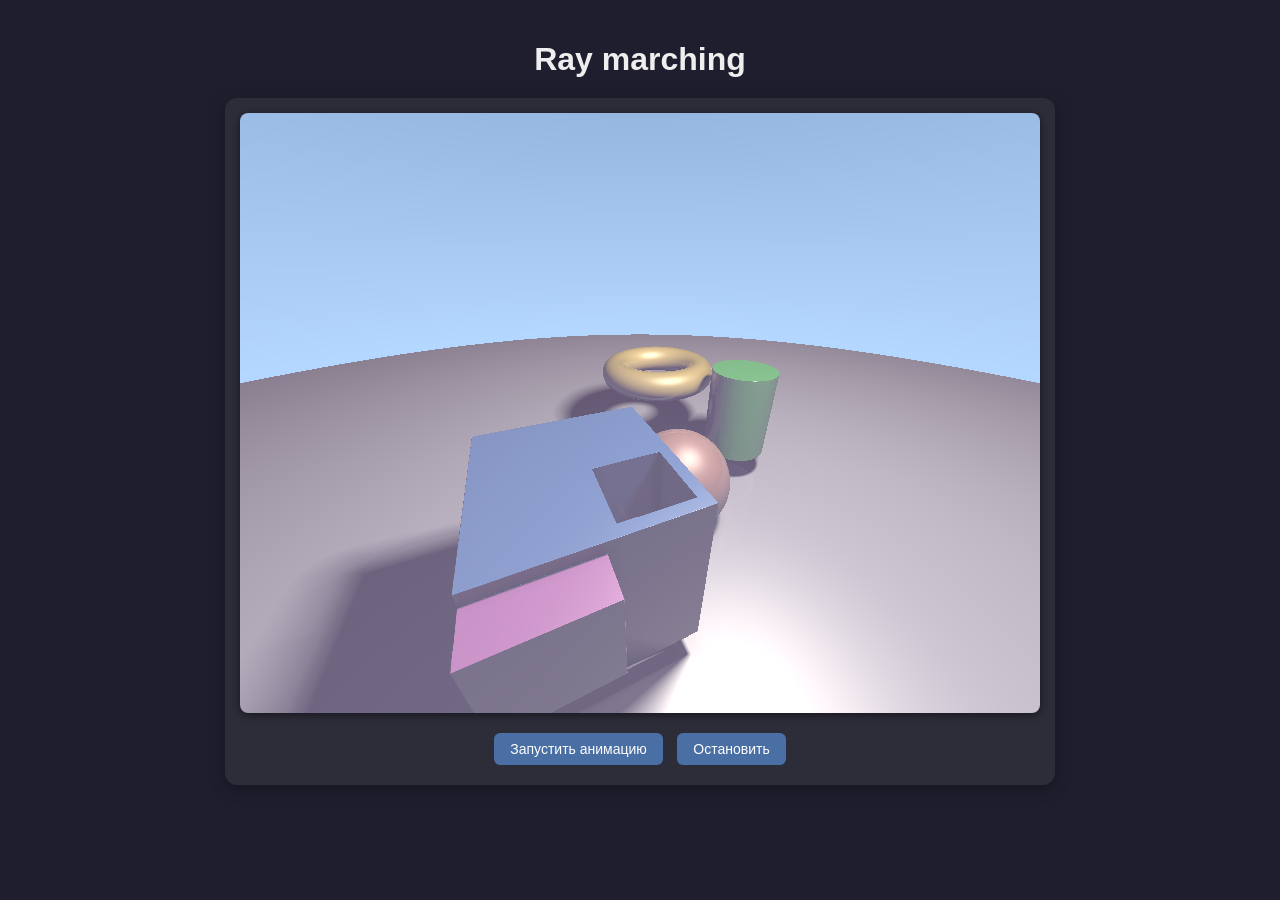
<file: advanced level/index.html>
<!DOCTYPE html>
<html>
<head>
    <title>Ray marching</title>
    <link rel="stylesheet" href="styles.css">
</head>
<body>
    <h1>Ray marching</h1>
    <div style="text-align: center;">
        <div class="card" style="display: inline-block;">
            <canvas id="raymarchCanvas" width="800" height="600" style="width:800px;height:600px"></canvas>
            <div class="controls">
                <button id="raymarchStart">Запустить анимацию</button>
                <button id="raymarchStop">Остановить</button>
            </div>  
        </div>
    </div>
    <script src="drawing.js"></script>
</body>
</html>
</file>
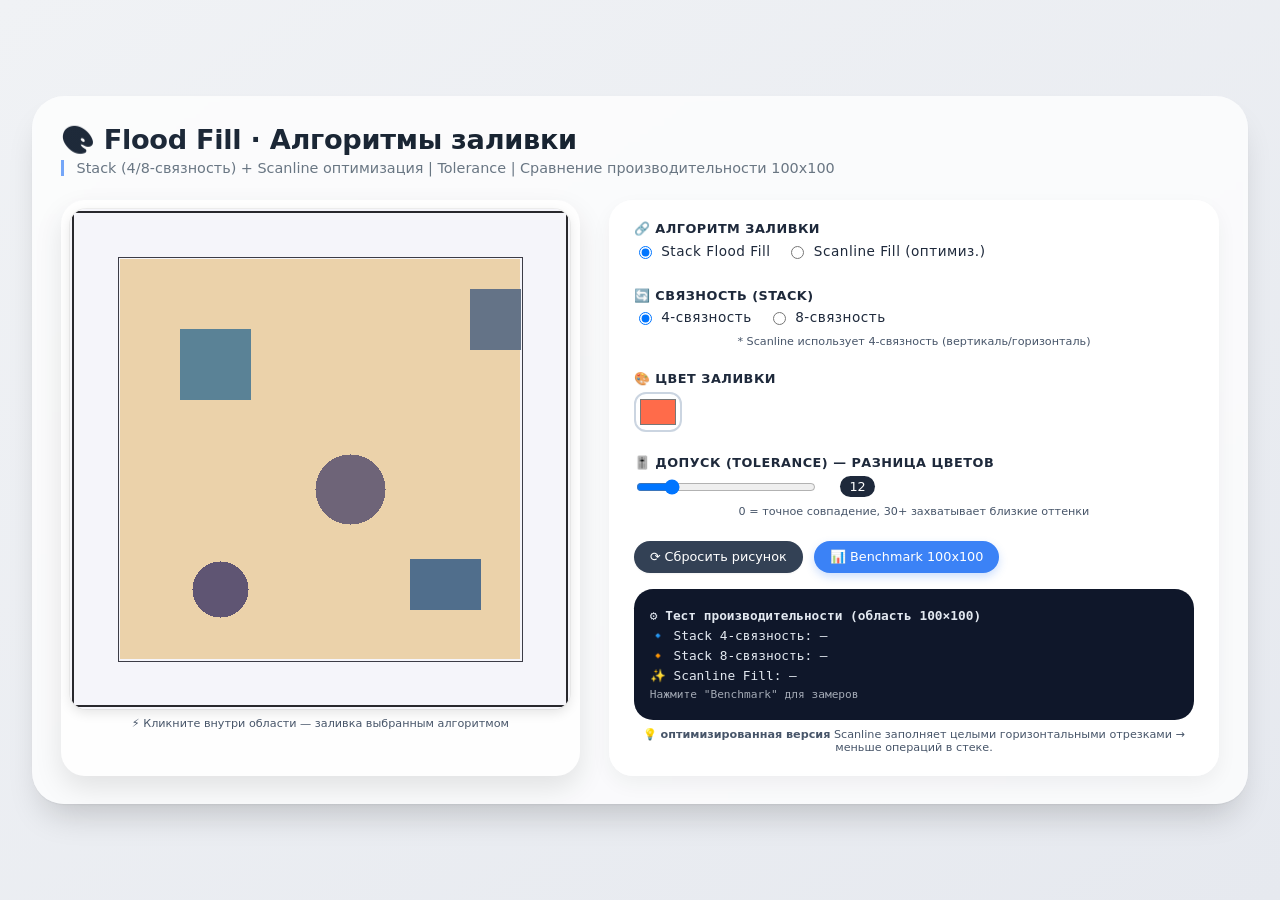
<file: basic level/index.html>
<!DOCTYPE html>
<html lang="en">
<head>
    <meta charset="UTF-8">
    <meta name="viewport" content="width=device-width, initial-scale=1.0, user-scalable=no">
    <title>Flood Fill</title>

    <link rel="stylesheet" href="styles.css">
</head>
<body>
<div class="glass-panel">
    <h1>🎨 Flood Fill · Алгоритмы заливки</h1>
    <div class="sub">Stack (4/8-связность) + Scanline оптимизация | Tolerance | Сравнение производительности 100x100</div>

    <div class="flex-main">
        <!-- Canvas область -->
        <div class="canvas-area">
            <canvas id="mainCanvas" width="500" height="500" style="width:500px; height:500px;"></canvas>
            <div class="note">⚡ Кликните внутри области — заливка выбранным алгоритмом</div>
        </div>

        <!-- Панель управления -->
        <div class="controls">
            <div class="control-group">
                <label>🔗 Алгоритм заливки</label>
                <div class="radio-group">
                    <label><input type="radio" name="algorithm" value="stack" checked> Stack Flood Fill</label>
                    <label><input type="radio" name="algorithm" value="scanline"> Scanline Fill (оптимиз.)</label>
                </div>
            </div>

            <div class="control-group">
                <label>🔄 Связность (Stack)</label>
                <div class="radio-group">
                    <label><input type="radio" name="connectivity" value="4" checked> 4-связность</label>
                    <label><input type="radio" name="connectivity" value="8"> 8-связность</label>
                </div>
                <div class="note" style="margin-top: 4px;">* Scanline использует 4-связность (вертикаль/горизонталь)</div>
            </div>

            <div class="control-group">
                <label>🎨 Цвет заливки</label>
                <div class="color-preview">
                    <input type="color" id="fillColorPicker" value="#FF6B4A">
                </div>
            </div>

            <div class="control-group">
                <label>🎚️ Допуск (Tolerance) — разница цветов</label>
                <div class="tolerance-row">
                    <input type="range" id="toleranceSlider" min="0" max="70" value="12" step="1">
                    <span id="toleranceValue" class="tolerance-value">12</span>
                </div>
                <div class="note">0 = точное совпадение, 30+ захватывает близкие оттенки</div>
            </div>

            <div class="flex-buttons">
                <button id="resetBtn" style="background:#334155;">⟳ Сбросить рисунок</button>
                <button id="benchmarkBtn" class="primary">📊 Benchmark 100x100</button>
            </div>

            <!-- Блок производительности -->
            <div class="bench-results" id="benchPanel">
                <p>⚙️ <strong>Тест производительности (область 100×100)</strong></p>
                <p id="benchStack4">🔹 Stack 4‑связность: —</p>
                <p id="benchStack8">🔸 Stack 8‑связность: —</p>
                <p id="benchScanline">✨ Scanline Fill: —</p>
                <p id="benchNote" style="font-size:0.7rem; opacity:0.7;">Нажмите "Benchmark" для замеров</p>
            </div>
            <div class="note" style="margin-top: 8px;">
                💡 <strong>оптимизированная версия</strong> Scanline заполняет целыми горизонтальными отрезками → меньше операций в стеке.
            </div>
        </div>
    </div>
</div>

<script src="drawing.js"></script>
</body>
</html>
</file>
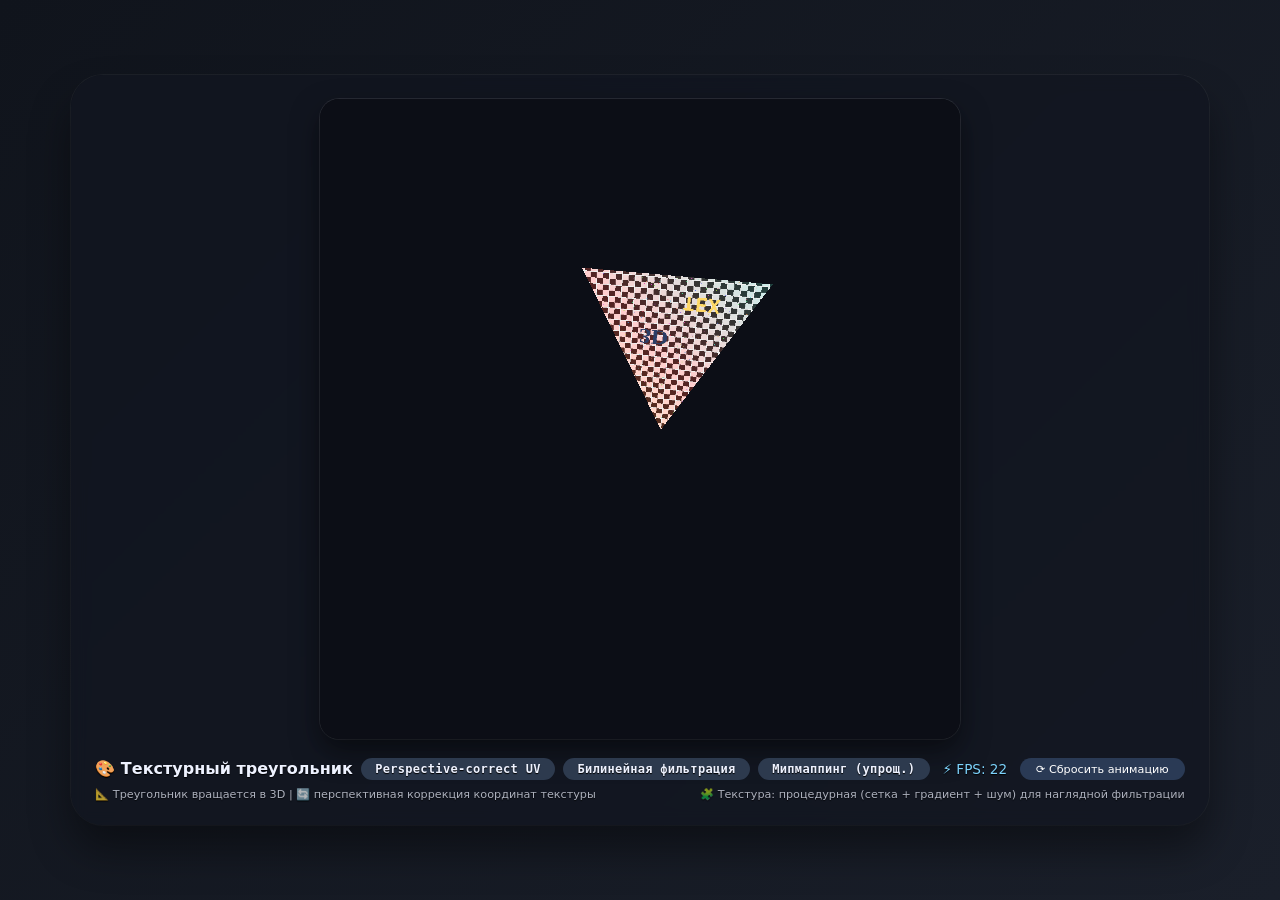
<file: medium level/index.html>
<!DOCTYPE html>
<html lang="en">
<head>
    <meta charset="UTF-8">
    <meta name="viewport" content="width=device-width, initial-scale=1.0, user-scalable=no">
    <title>Текстурный треугольник</title>
    <link rel="stylesheet" href="styles.css">
</head>
<body>
<div class="card">
    <canvas id="textureCanvas" width="640" height="640" style="width: 640px; height: 640px;"></canvas>
    <div class="info">
        <div class="title">
            🎨 Текстурный треугольник
            <span class="badge">Perspective-correct UV</span>
            <span class="badge">Билинейная фильтрация</span>
            <span class="badge">Мипмаппинг (упрощ.)</span>
        </div>
        <div class="controls">
            <div class="status" id="fpsCounter">⚡ FPS: --</div>
            <button id="resetMipBtn">⟳ Сбросить анимацию</button>
        </div>
    </div>
    <div class="info" style="margin-top: 8px; font-size: 0.7rem; opacity: 0.7;">
        <span>📐 Треугольник вращается в 3D | 🔄 перспективная коррекция координат текстуры</span>
        <span>🧩 Текстура: процедурная (сетка + градиент + шум) для наглядной фильтрации</span>
    </div>
</div>

<script src="drawing.js">
</script>
</body>
</html>
</file>
<file: advanced level/styles.css>
body {
    font-family: 'Segoe UI', Tahoma, Geneva, Verdana, sans-serif;
    background: #1e1e2e;
    color: #eee;
    margin: 0;
    padding: 20px;
    text-align: center;
}
h1 {
    margin-bottom: 20px;
}
.card {
    background: #2d2d3a;
    border-radius: 12px;
    padding: 15px;
    box-shadow: 0 4px 15px rgba(0,0,0,0.3);
    display: inline-block;
}
canvas {
    background: #0a0a14;
    border-radius: 8px;
    display: block;
    margin: 0 auto;
    box-shadow: 0 2px 8px rgba(0,0,0,0.5);
}
button {
    background: #4a6fa5;
    border: none;
    color: white;
    padding: 8px 16px;
    margin: 5px;
    border-radius: 6px;
    cursor: pointer;
    font-size: 14px;
    transition: 0.2s;
}
button:hover {
    background: #6b8fc6;
    transform: scale(1.02);
}
.controls {
    margin-top: 15px;
}
</file>
<file: basic level/styles.css>
* {
  box-sizing: border-box;
  user-select: none;
}

body {
  background: linear-gradient(145deg, #f0f2f5 0%, #e6e9ef 100%);
  font-family:
    "Inter",
    "Segoe UI",
    system-ui,
    -apple-system,
    BlinkMacSystemFont,
    "Roboto",
    sans-serif;
  display: flex;
  justify-content: center;
  align-items: center;
  min-height: 100vh;
  margin: 0;
  padding: 2rem;
}

/* Main card container */
.glass-panel {
  max-width: 1350px;
  width: 100%;
  background: rgba(255, 255, 255, 0.75);
  backdrop-filter: blur(2px);
  border-radius: 2rem;
  box-shadow:
    0 20px 35px -12px rgba(0, 0, 0, 0.2),
    0 1px 2px rgba(0, 0, 0, 0.05);
  padding: 1.8rem;
  transition: all 0.2s;
}

h1 {
  font-size: 1.7rem;
  font-weight: 600;
  margin: 0 0 0.2rem 0;
  background: linear-gradient(135deg, #1e2a3a, #0f1a24);
  background-clip: text;
  -webkit-background-clip: text;
  color: transparent;
  letter-spacing: -0.3px;
}

.sub {
  color: #2c3e50;
  opacity: 0.7;
  font-weight: 400;
  font-size: 0.9rem;
  margin-bottom: 1.5rem;
  border-left: 3px solid #3b82f6;
  padding-left: 0.8rem;
}

.flex-main {
  display: flex;
  gap: 1.8rem;
  flex-wrap: wrap;
  justify-content: center;
}

/* Canvas area */
.canvas-area {
  background: #fefefe;
  border-radius: 1.5rem;
  box-shadow: 0 12px 28px rgba(0, 0, 0, 0.1);
  padding: 0.6rem;
}

canvas {
  display: block;
  margin: 0 auto;
  border-radius: 1rem;
  box-shadow:
    0 0 0 1px rgba(0, 0, 0, 0.05),
    0 4px 12px rgba(0, 0, 0, 0.1);
  cursor: crosshair;
  background: #fff;
}

/* Controls styling */
.controls {
  flex: 1;
  min-width: 280px;
  background: rgba(255, 255, 255, 0.7);
  backdrop-filter: blur(4px);
  border-radius: 1.5rem;
  padding: 1.3rem 1.5rem;
  box-shadow: 0 8px 20px rgba(0, 0, 0, 0.05);
  border: 1px solid rgba(255, 255, 255, 0.5);
}

.control-group {
  margin-bottom: 1.4rem;
}

label {
  font-weight: 600;
  font-size: 0.8rem;
  text-transform: uppercase;
  letter-spacing: 0.5px;
  color: #1e293b;
  display: block;
  margin-bottom: 0.4rem;
}

.radio-group,
.tolerance-row {
  display: flex;
  gap: 1rem;
  flex-wrap: wrap;
  align-items: center;
}

.radio-group label {
  display: inline-flex;
  align-items: center;
  gap: 0.4rem;
  font-weight: 500;
  text-transform: none;
  font-size: 0.85rem;
  cursor: pointer;
}

input,
select,
button {
  font-family: inherit;
}

input[type="range"] {
  width: 180px;
  margin-right: 0.5rem;
}

.tolerance-value {
  background: #1e293b;
  color: white;
  padding: 0.2rem 0.6rem;
  border-radius: 30px;
  font-size: 0.8rem;
  font-weight: 500;
}

.color-preview {
  display: flex;
  align-items: center;
  gap: 12px;
}

#fillColorPicker {
  width: 48px;
  height: 40px;
  border: 2px solid #cbd5e1;
  border-radius: 12px;
  cursor: pointer;
  background: #ffffff;
}

button {
  background: #1e293b;
  border: none;
  color: white;
  font-weight: 500;
  padding: 0.55rem 1rem;
  border-radius: 2rem;
  cursor: pointer;
  transition: 0.2s;
  font-size: 0.8rem;
  box-shadow: 0 1px 2px rgba(0, 0, 0, 0.05);
}

button.primary {
  background: #3b82f6;
  box-shadow: 0 4px 8px rgba(59, 130, 246, 0.25);
}

button.primary:hover {
  background: #2563eb;
  transform: translateY(-1px);
}

button:hover {
  background: #0f172a;
  transform: scale(0.98);
}

.bench-results {
  background: #0f172a;
  color: #e2e8f0;
  border-radius: 1.2rem;
  padding: 0.9rem 1rem;
  margin-top: 1rem;
  font-size: 0.8rem;
  font-family: "JetBrains Mono", monospace;
}

.bench-results p {
  margin: 0.3rem 0;
}

.stat-badge {
  display: inline-block;
  background: #334155;
  border-radius: 32px;
  padding: 0.2rem 0.6rem;
  font-size: 0.7rem;
  margin-right: 0.5rem;
}

hr {
  margin: 1rem 0;
  border-color: #cbd5e180;
}

.flex-buttons {
  display: flex;
  gap: 0.7rem;
  flex-wrap: wrap;
}

.note {
  font-size: 0.7rem;
  color: #475569;
  margin-top: 0.5rem;
  text-align: center;
}
</file>
<file: medium level/styles.css>
* {
  box-sizing: border-box;
  margin: 0;
  padding: 0;
  user-select: none;
}

body {
  display: flex;
  justify-content: center;
  align-items: center;
  min-height: 100vh;
  padding: 1.5rem;
  font-family:
    "Segoe UI",
    "Inter",
    system-ui,
    -apple-system,
    "Roboto",
    monospace;
  background: linear-gradient(135deg, #10141c, #1a1f2a);
}

.card {
  border-radius: 2rem;
  padding: 1.5rem;
  box-shadow:
    0 25px 40px rgba(0, 0, 0, 0.4),
    0 0 0 1px rgba(255, 255, 255, 0.05);
  background: rgba(18, 22, 32, 0.75);
  backdrop-filter: blur(8px);
  transition: all 0.2s;
}

canvas {
  display: block;
  margin: 0 auto;
  border-radius: 1.2rem;
  box-shadow:
    0 12px 28px rgba(0, 0, 0, 0.5),
    0 0 0 1px rgba(255, 255, 255, 0.1);
  background: #0a0c12;
  cursor: crosshair;
}

.info {
  display: flex;
  flex-wrap: wrap;
  justify-content: space-between;
  align-items: baseline;
  gap: 0.8rem;
  margin-top: 1.2rem;
  color: #eef2ff;
  font-weight: 500;
  font-size: 0.85rem;
  text-shadow: 0 1px 1px black;
}

.badge {
  border-radius: 2rem;
  padding: 0.25rem 0.9rem;
  font-family: "JetBrains Mono", monospace;
  font-size: 0.75rem;
  letter-spacing: 0.3px;
  background: #2d3a4e;
  backdrop-filter: blur(4px);
}

.title {
  display: flex;
  align-items: center;
  gap: 8px;
  font-weight: 600;
  font-size: 1rem;
}

.status {
  color: #7dd3fc;
  font-weight: 500;
}

button {
  border: none;
  border-radius: 2rem;
  padding: 0.3rem 1rem;
  color: white;
  font-family: inherit;
  font-weight: 500;
  font-size: 0.7rem;
  background: #2a3a55;
  transition: 0.2s;
  cursor: pointer;
}

button:hover {
  background: #3f5a7c;
  transform: scale(0.96);
}

.controls {
  display: flex;
  align-items: center;
  gap: 0.8rem;
}

a {
  color: #a5d8ff;
  text-decoration: none;
}
</file>
